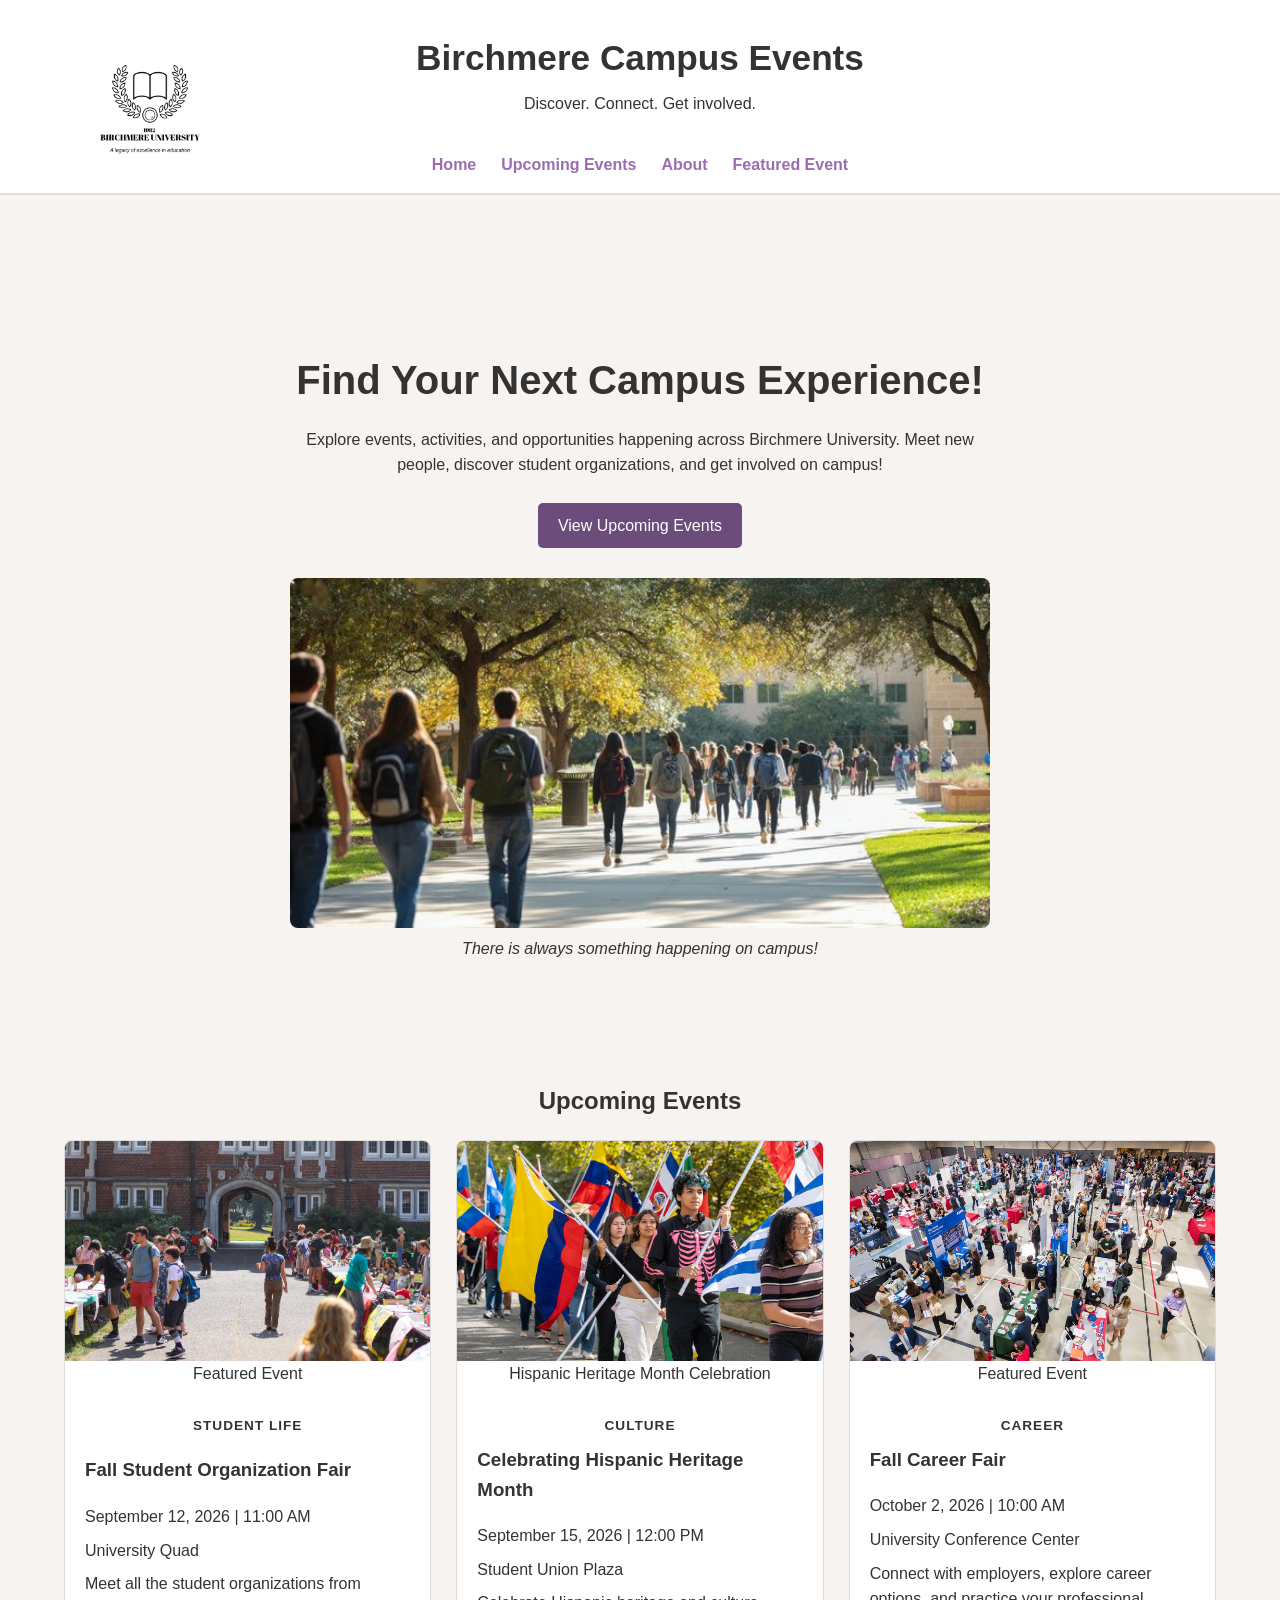
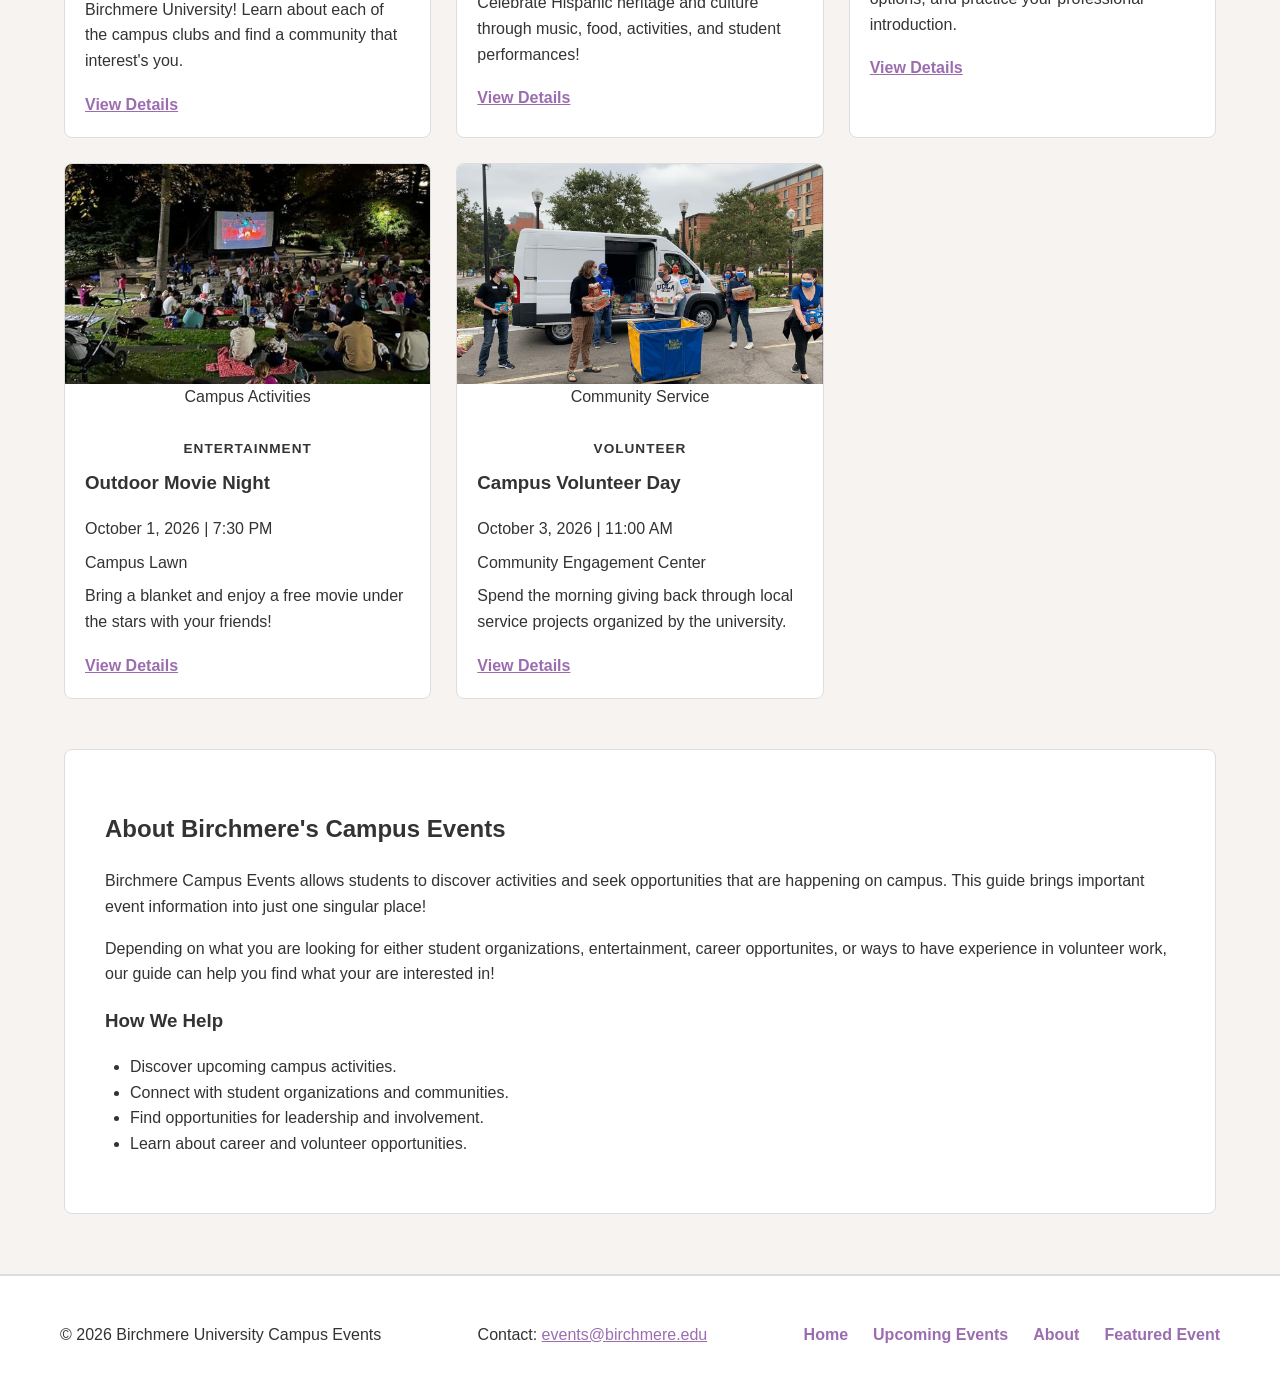
<file: index.html>
<!DOCTYPE html>
<html lang="en">

<!--
  Name: Keile Cruz-Maldonado
  Date: Sept 12th, 2026
  CSC 372-01

  This is the index.html page for assignment 2 where it has a shared site-header and navigation with
  the event.html. Their is also a hero section that gives back ground information about the site itself, 
  then 5 upcoming event cards that contains information within them, and lastly an about section that goes 
  more into detail about the purpose of the website itself. Also their is a footer that is shared 
  between the index.html and event.html where it contains a copyright, email, and two useful navigation links.

-->

<head>
    <meta charset="UTF-8">
    <meta name="viewport" content="width=device-width, initial-scale=1.0">
    <title>Birchmere University Campus Events</title>

    <link rel="stylesheet" href="css/style.css">

</head>

<body>

    <header>
        <div class="site-header">

            <img src="images/logo-uni.png" alt="Birchmere University Logo">

            <div class="header-text">

                <h1>Birchmere Campus Events</h1>
                <p>Discover. Connect. Get involved.</p>

            </div>

        </div>

        <nav>

            <!-- Navigation Links -->
            <ul>
                <li><a href="index.html">Home</a></li>
                <li><a href="#upcoming-events">Upcoming Events</a></li>
                <li><a href="#about">About</a></li>
                <li><a href="event.html">Featured Event</a></li>

            </ul>
        </nav>

    </header>

    <main>

        <!-- Hero Section -->
        <section class="hero">

            <div class="hero-content">

                <h2>Find Your Next Campus Experience!</h2>

                <p>
                    Explore events, activities, and opportunities happening across Birchmere University.
                    Meet new people, discover student organizations, and get involved on campus!
                </p>

                <a class="button" href="event.html"> View Upcoming Events
                </a>

            </div>

            <figure class="hero-image">

                <img src="images/campus-index.jpg" alt="Students walking around Birchmere Campus">

                <figcaption>
                    There is always something happening on campus!
                </figcaption>

            </figure>

        </section>

        <!-- Upcoming events display -->

        <section id="upcoming-events" class="events-section">

            <h2>Upcoming Events</h2>

            <div class="events-grid">

                <!-- Event Card 1 -->


                <article class="event-card-featured">

                    <figure>

                        <img src="images/event-1.jpg" alt="Students interacting with student organizations.">
                        <figcaption> Featured Event</figcaption>

                    </figure>

                    <div class="event-card-content">

                        <p class="category">Student Life</p>

                        <h3>Fall Student Organization Fair</h3>

                        <p> <time datetime="2026-09-12T11:00"> September 12, 2026 | 11:00 AM </time> </p>

                        <p> University Quad </p>

                        <p>
                            Meet all the student organizations from Birchmere University! Learn about each of the campus
                            clubs and find a community that interest's you.
                        </p>

                        <a href="event.html"> View Details</a>
                    </div>

                </article>

                <!-- Event Card 2 -->

                <article class="event-card">

                    <figure>

                        <img src="images/event-2.jpg" alt="Students celebrating Hispanic Heritage Month">

                        <figcaption>Hispanic Heritage Month Celebration</figcaption>

                    </figure>

                    <div class="event-card-content">

                        <p class="category">Culture</p>

                        <h3>Celebrating Hispanic Heritage Month</h3>

                        <p> <time datetime="2026-09-15T12:00"> September 15, 2026 | 12:00 PM </time> </p>

                        <p>Student Union Plaza</p>

                        <p> Celebrate Hispanic heritage and culture through music, food, activities, and student
                            performances!
                        </p>

                        <a href="event.html">View Details</a>

                    </div>

                </article>

                <!-- Event Card 3 -->

                <article class="event-card">

                    <figure>

                        <img src="images/event-3.jpg" alt="Students speaking with employers at a career fair.">
                        <figcaption>Featured Event</figcaption>

                    </figure>

                    <div class="event-card-content">

                        <p class="category">Career</p>

                        <h3>Fall Career Fair</h3>

                        <p> <time datetime="2026-10-02T10:00"> October 2, 2026 | 10:00 AM </time> </p>

                        <p>University Conference Center</p>

                        <p> Connect with employers, explore career options, and practice your professional introduction.
                        </p>

                        <a href="event.html">View Details</a>

                    </div>

                </article>

                <!-- Event Card 4 -->

                <article class="event-card">
                    <figure>

                        <img src="images/event-4.jpg"
                            alt="Outdoor Movie screening with students sitting outside in the lawn.">
                        <figcaption>Campus Activities</figcaption>

                    </figure>

                    <div class="event-card-content">

                        <p class="category">Entertainment</p>

                        <h3>Outdoor Movie Night</h3>

                        <p> <time datetime="2026-10-01T19:30"> October 1, 2026 | 7:30 PM </time></p>

                        <p>Campus Lawn</p>

                        <p> Bring a blanket and enjoy a free movie under the stars with your friends! </p>

                        <a href="event.html">View Details</a>
                    </div>

                </article>

                <!-- Event Card 5 -->

                <article class="event-card">

                    <figure>

                        <img src="images/event-5.jpg" alt="Students working together for a volunteer project">

                        <figcaption>Community Service</figcaption>

                    </figure>

                    <div class="event-card-content">

                        <p class="category">Volunteer</p>

                        <h3>Campus Volunteer Day</h3>

                        <p> <time datetime="2026-10-03T11:00"> October 3, 2026 | 11:00 AM </time> </p>

                        <p>Community Engagement Center</p>

                        <p>
                            Spend the morning giving back through local service
                            projects organized by the university.
                        </p>

                        <a href="event.html">View Details</a>

                    </div>

                </article>

            </div>

        </section>

        <!-- About Section (Information)-->

        <section id="about" class="about-section">

            <h2>About Birchmere's Campus Events</h2>

            <p>
                Birchmere Campus Events allows students to discover activities and seek opportunities that are
                happening on campus. This guide brings important event information into just one singular place!
            </p>

            <p>
                Depending on what you are looking for either student organizations, entertainment, career opportunites,
                or ways to have experience in volunteer work, our guide can help you find what your are interested in!
            </p>

            <h3>How We Help</h3>

            <ul>
                <li>Discover upcoming campus activities.</li>
                <li>Connect with student organizations and communities.</li>
                <li>Find opportunities for leadership and involvement.</li>
                <li>Learn about career and volunteer opportunities.</li>
            </ul>

        </section>

    </main>

    <!-- Footer Section -->

    <footer>
        <div class="footer-content">

            <p>
                &copy; 2026 Birchmere University Campus Events
            </p>

            <p>
                Contact:
                <a href="mailto:events@birchmere.edu"> events@birchmere.edu </a>
            </p>

            <nav>

                <ul>

                    <li><a href="index.html">Home</a></li>
                    <li><a href="#upcoming-events">Upcoming Events</a></li>
                    <li><a href="#about">About</a></li>
                    <li><a href="event.html">Featured Event</a></li>
                    
                </ul>

            </nav>
        </div>

    </footer>

</body>

</html>
</file>
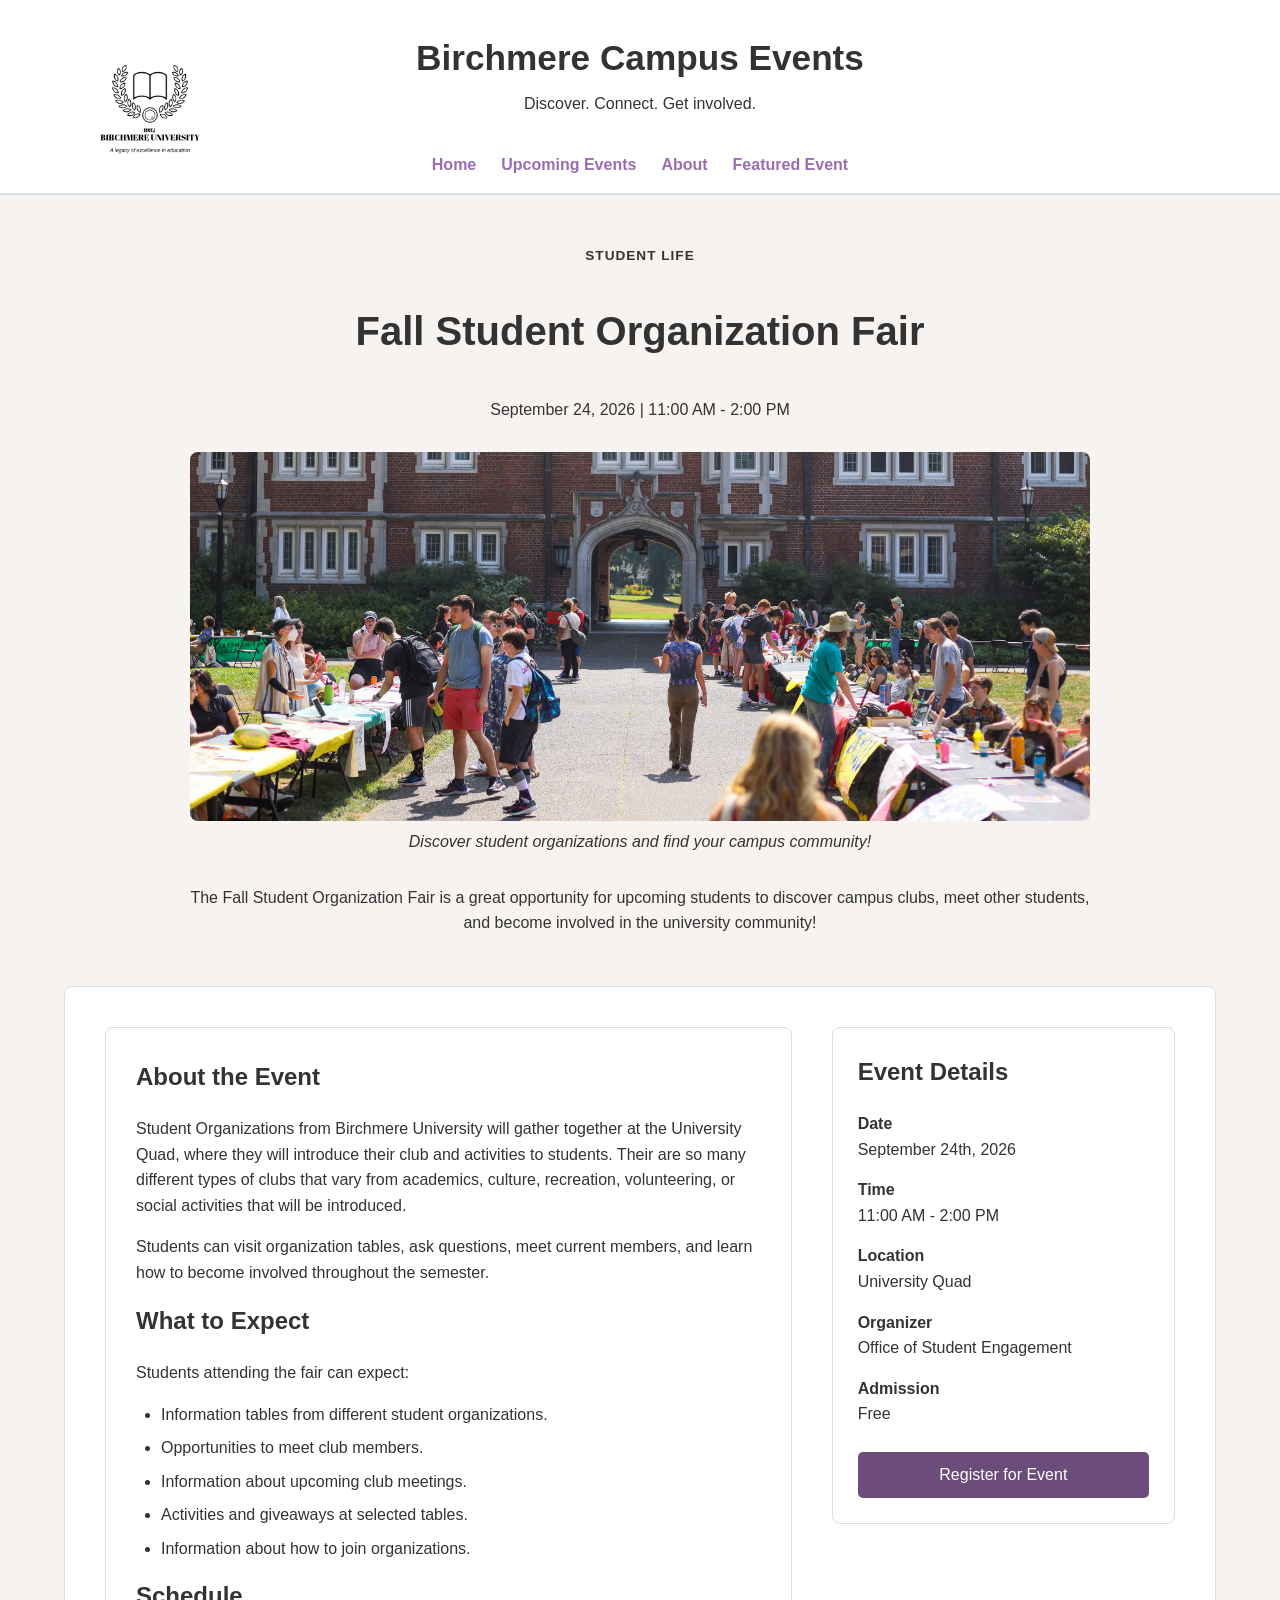
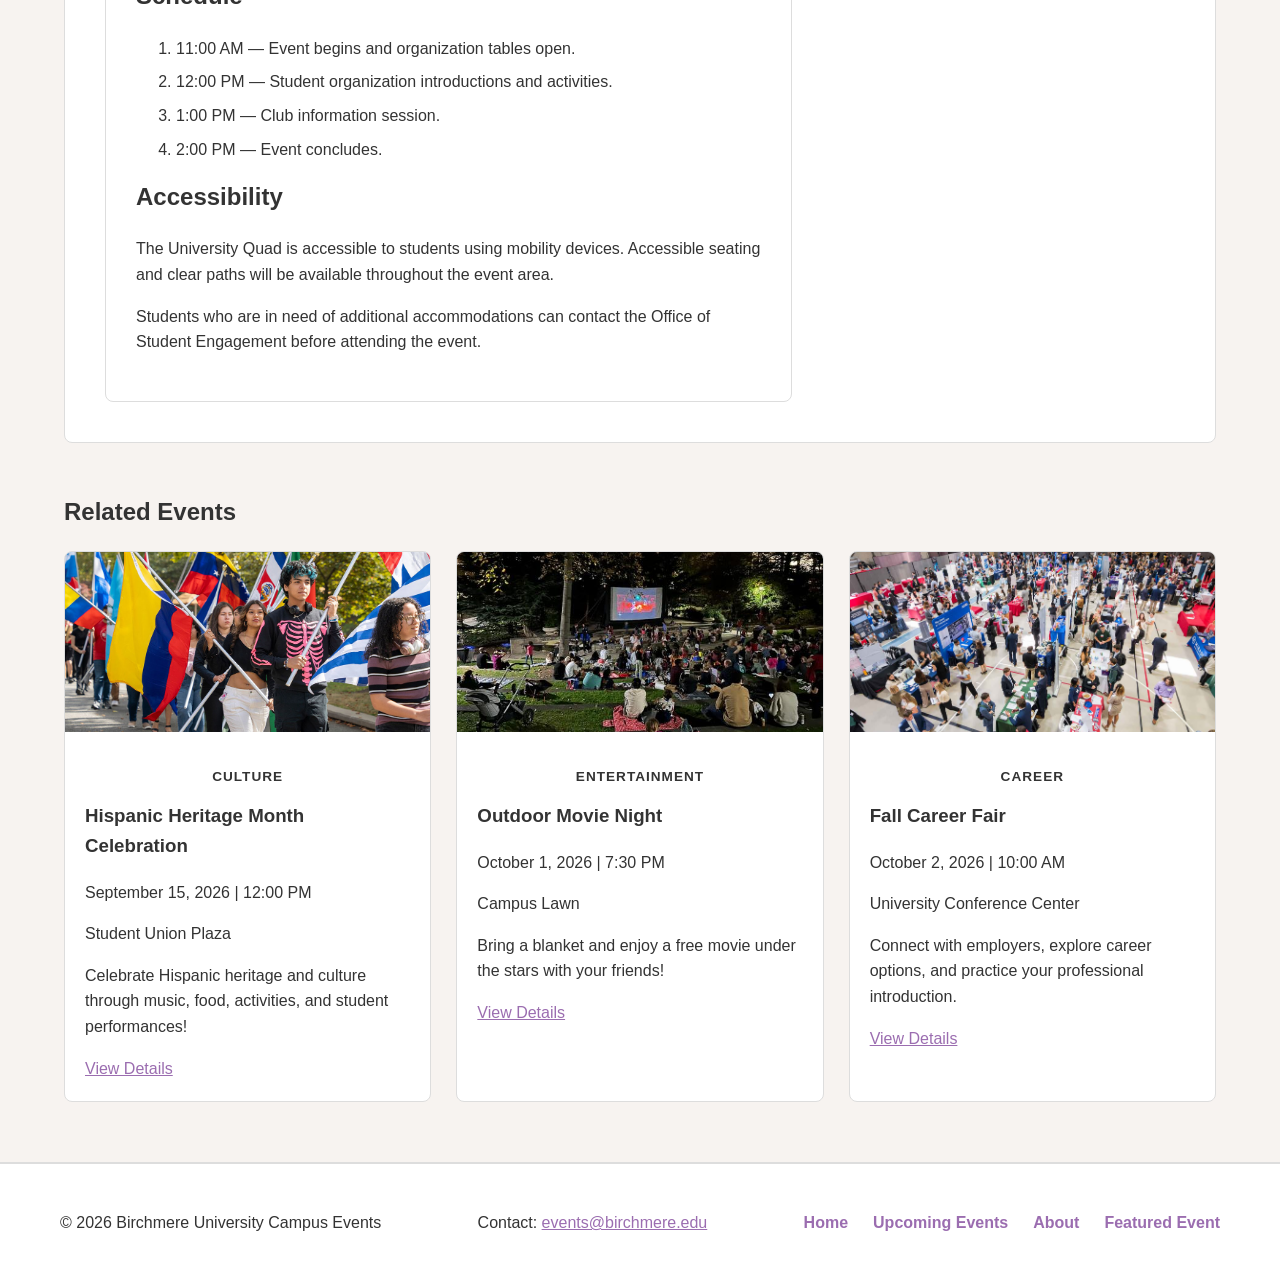
<file: event.html>
<!DOCTYPE html>
<html lang="en">

<!--
  Name: Keile Cruz-Maldonado
  Date: Sept 12th, 2026
  CSC 372-01

  This is the event.html page for assignment 2 where it contains a shared header and navigation link with
  the index.html. The page opens up with an event introduction that has the event name, image, category, date/time,
  and description. Then a main column and side bar are given about the specific event to which has 
  detailed information and a button to register for the event itself. 3 Related events are also on display
  and the shared footer between the index.html and event.html is included.

-->

<head>
    <meta charset="UTF-8">
    <meta name="viewport" content="width=device-width, initial-scale=1.0">
    <title>Fall Studen Organization : Birchmere University</title>

    <link rel="stylesheet" href="css/style.css">

</head>

<body>

    <!-- Site Header -->

    <header>
        <div class="site-header">

            <img src="images/logo-uni.png" alt="Birchmere University Logo">

            <h1>Birchmere Campus Events</h1>
            <p>Discover. Connect. Get involved.</p>


            <!-- Navigation Links -->

        </div>

        <nav>

            <ul>
                <li><a href="index.html">Home</a></li>
                <li><a href="#upcoming-events">Upcoming Events</a></li>
                <li><a href="#about">About</a></li>
                <li><a href="event.html">Featured Event</a></li>

            </ul>

        </nav>

    </header>

    <main>

        <!-- Event Introduction -->

        <section class="event-intro">

            <p class="category"> Student Life</p>

            <h2>Fall Student Organization Fair</h2>

            <p> <time datetime="2026-09-24T11:00"> September 24, 2026 | 11:00 AM - 2:00 PM </time> </p>

            <figure> <img src="images/event-1.jpg"
                    alt="Students interacting with student organizations at the fall organization fair.">

                <figcaption> Discover student organizations and find your campus community! </figcaption>

            </figure>

            <p>
                The Fall Student Organization Fair is a great opportunity for upcoming students to discover
                campus clubs, meet other students, and become involved in the university community!
            </p>


        </section>


        <!-- Event Contend and Sidebar -->
        <section id="about" class="event-layout">

            <!-- Main Event information -->

            <div class="event-main-content">

                <section>

                    <h2>About the Event</h2>

                    <p>
                        Student Organizations from Birchmere University will gather together at the University Quad,
                        where they will introduce their club and activities to students. Their are so many different
                        types
                        of clubs that vary from academics, culture, recreation, volunteering, or social activities
                        that will be introduced.
                    </p>

                    <p>
                        Students can visit organization tables, ask questions, meet current members, and learn how to
                        become involved throughout the semester.
                    </p>

                </section>

                <!-- Attendee Expections -->

                <section>

                    <h2>What to Expect</h2>

                    <p>
                        Students attending the fair can expect:
                    </p>

                    <ul>
                        <li>Information tables from different student organizations.</li>
                        <li>Opportunities to meet club members.</li>
                        <li>Information about upcoming club meetings.</li>
                        <li>Activities and giveaways at selected tables.</li>
                        <li>Information about how to join organizations.</li>
                    </ul>

                </section>

                <!-- Event Schedule -->

                <section>

                    <h2>Schedule</h2>

                    <ol>

                        <li>
                            <time datetime="2026-09-24T11:00">11:00 AM</time> — Event begins and organization tables
                            open.
                        </li>

                        <li>
                            <time datetime="2026-09-24T12:00">12:00 PM</time> — Student organization introductions and
                            activities.
                        </li>

                        <li>
                            <time datetime="2026-09-24T13:00">1:00 PM</time> — Club information session.
                        </li>

                        <li>
                            <time datetime="2026-09-24T14:00">2:00 PM</time> — Event concludes.
                        </li>

                    </ol>

                </section>

                <!-- Accessibility Information -->

                <section>

                    <h2>Accessibility</h2>

                    <p>

                        The University Quad is accessible to students using mobility devices. Accessible seating and
                        clear paths will be available throughout the event area.

                    </p>

                    <p>

                        Students who are in need of additional accommodations can
                        contact the Office of Student Engagement before attending the event.

                    </p>

                </section>

            </div>

            <!-- Event Sidebar -->

            <aside class="event-sidebar">

                <h2>Event Details</h2>

                <dl>
                    <dt>Date</dt>

                    <dd>

                        <time datetime="2026-09-24"> September 24th, 2026</time>

                    </dd>

                    <dt>Time</dt>

                    <dd>

                        <time datetime="2026-09-12T11:00"> 11:00 AM - 2:00 PM </time>

                    </dd>

                    <dt>Location</dt>

                    <dd>University Quad</dd>

                    <dt>Organizer</dt>

                    <dd>Office of Student Engagement</dd>

                    <dt>Admission</dt>

                    <dd>Free</dd>

                </dl>

                <a class="button" href="#register"> Register for Event </a>

            </aside>

        </section>
 
        <!-- Related Events -->

        <section id="upcoming-events" class="related-events">

            <h2>Related Events</h2>

            <div class="related-event-lists">

                <!-- event 1 -->
                <article class="related-event-card">

                    <figure>

                        <img src="images/event-2.jpg" alt="Students Celebrating Hispanic Heritage Month.">

                    </figure>

                    <div>
                        <p class="category">Culture</p>

                        <h3>Hispanic Heritage Month Celebration</h3>

                        <p>

                            <time datetime="2026-09-15T12:00"> September 15, 2026 | 12:00 PM </time>

                        </p>

                        <p>Student Union Plaza</p>

                        <p> 
                            Celebrate Hispanic heritage and culture through music, food, activities, and student performances!
                        </p>

                        <a href="event.html">View Details</a>

                    </div>

                </article>

                <!-- event 2 -->

                <article class="related-event-card">

                    <figure>

                        <img src="images/event-4.jpg"
                            alt="Outdoor Movie screening with stuednts sitting outside in the lawn.">

                    </figure>

                    <div>

                        <p class="category">Entertainment</p>

                        <h3>Outdoor Movie Night</h3>

                        <p> <time datetime="2026-10-01T19:30"> October 1, 2026 | 7:30 PM </time></p>

                        <p>Campus Lawn</p>

                        <p> Bring a blanket and enjoy a free movie under the stars with your friends! </p>

                        <a href="event.html">View Details</a>

                    </div>

                </article>

                <!-- event 3 -->

                <article class="related-event-card">

                    <figure>

                        <img src="images/event-3.jpg" alt="Students speaking with employers at a career fair.">

                    </figure>

                    <div>

                        <p class="category">Career</p>

                        <h3>Fall Career Fair</h3>

                        <p> <time datetime="2026-10-02T10:00"> October 2, 2026 | 10:00 AM </time> </p>

                        <p>University Conference Center</p>

                        <p> Connect with employers, explore career options, and practice your professional
                            introduction. </p>

                        <a href="event.html">View Details</a>

                    </div>

                </article>

            </div>

        </section>

    </main>

    <!-- Footer Section -->

    <footer>

        <div class="footer-content">

            <p>
                &copy; 2026 Birchmere University Campus Events
            </p>

            <p>
                Contact:
                <a href="mailto:events@birchmere.edu"> events@birchmere.edu </a>
            </p>

            <nav>

                <ul>

                    <li><a href="index.html">Home</a></li>
                    <li><a href="#upcoming-events">Upcoming Events</a></li>
                    <li><a href="#about">About</a></li>
                    <li><a href="event.html">Featured Event</a></li>

                </ul>

            </nav>
        </div>

    </footer>

</body>

</html>
</file>
<file: css/style.css>
/* general style for the website layout */

* {
    box-sizing: border-box;
}

body {
    margin: 0;
    font-family: Arial, sans-serif;
    line-height: 1.6;
    background-color: #f7f3f0;
    color: #333;
}

img {
    max-width: 100%;
    display: block;
}

a {
    color: #6b4c7a;
}

a {
    color: #9b6db0;
}

/* header section */

header {
    background-color: #ffffff;
    border-bottom: 2px solid #ddd;
}

.site-header {
    max-width: 1200px;
    margin: 0 auto;
    padding: 30px 20px 20px;
    position: relative;
    text-align: center;
}

.site-header h1 {
    margin: 0;
    font-size: 2.2rem;
}

.site-header p {
    margin: 5px 0 0;
}

/* Header text */

.header-text {
    width: 350px;
    flex-shrink: 0;
}

nav ul {
    list-style: none;
    margin: 0;
    padding: 15px 20px;
    display: flex;
    justify-content: center;
    align-items: center;
    gap: 25px;
    flex-wrap: wrap;
}

nav a {
    text-decoration: none;
    font-weight: bold;
}

.header-text {
    width: 100%;
    text-align: center;
}

.site-header h1 {
    margin: 0;
    font-size: 2.2rem;
    white-space: nowrap;
}

.site-header p {
    margin: 5px 0 0;
}

/* Uni-logo design */

.site-header img {
    width: 160px;
    height: 160px;
    object-fit: contain;

    position: absolute;
    left: 30px;
    top: 30px;
}

/* main section */

main {
    width: 90%;
    max-width: 1200px;
    margin: 0 auto;
}

section {
    margin: 50px 0;
}

/* hero section */


.hero {
    padding: 70px 20px;
    text-align: center;
}

.hero-content {
    text-align: center;
}

.hero h2 {
    font-size: 2.5rem;
    margin-bottom: 15px;
}

.hero p {
    max-width: 700px;
    margin: 0 auto 25px;
}

.hero-image {
    margin: 30px auto 0;
    text-align: center;
}

.hero-image img {
    width: 100%;
    max-width: 700px;
    height: 350px;
    object-fit: cover;
    border-radius: 8px;
    margin: 0 auto;
}

.hero-image figcaption {
    margin-top: 8px;
    text-align: center;
    font-style: italic;
}

.button {
    display: inline-block;
    padding: 10px 20px;
    background-color: #6b4c7a;
    color: white;
    text-decoration: none;
    border-radius: 5px;
}

.button:hover {
    background-color: #9b6db0;
}

/* Upcoming events section */

.events-grid {
    display: grid;
    grid-template-columns: repeat(3, 1fr);
    gap: 25px;
}

.event-card,
.event-card-featured {
    background-color: white;
    border: 1px solid #ddd;
    border-radius: 8px;
    overflow: hidden;
}

.event-card figcaption,
.event-card-featured figcaption {
    text-align: center;
}

.event-card figure,
.event-card-featured figure {
    margin: 0;
}

.event-card img,
.event-card-featured img {
    width: 100%;
    height: 220px;
    object-fit: cover;
}

.event-card-content {
    padding: 20px;
}

.event-card h3 {
    margin-top: 5px;
}

.events-section h2{
    text-align: center;
}

.event-card-content p {
    margin: 8px 0;
}

.event-card-content a {
    display: inline-block;
    margin-top: 10px;
    font-weight: bold;
}

.category {
    font-weight: bold;
    text-transform: uppercase;
    font-size: 0.85rem;
    letter-spacing: 1px;
    text-align: center;
}

/* about section */

#about {
    background-color: white;
    padding: 40px;
    border: 1px solid #ddd;
    border-radius: 8px;
}

#about ul {
    padding-left: 25px;
}

/* event introduction section */

.event-intro {
    text-align: center;
    max-width: 900px;
    margin: 50px auto;
}

.event-intro h2 {
    font-size: 2.5rem;
}

.event-intro figure {
    margin: 30px auto;
}

.event-intro img {
    width: 100%;
    max-height: 500px;
    object-fit: cover;
    border-radius: 8px;
}

.event-intro figcaption {
    margin-top: 8px;
    font-style: italic;
}

/* event main and sidebar section */

.event-layout {
    display: grid;
    grid-template-columns: 2fr 1fr;
    gap: 40px;
    align-items: start;
}

.event-main-content {
    background-color: white;
    padding: 30px;
    border: 1px solid #ddd;
    border-radius: 8px;
}

.event-main-content section {
    margin: 0 0 35px;
}

.event-main-content section {
    margin-bottom: 0;
}

.event-main-content h2 {
    margin-top: 0;
}

.event-main-content li {
    margin-bottom: 8px;
}

.event-sidebar {
    background-color: white;
    padding: 25px;
    border: 1px solid #ddd;
    border-radius: 8px;
}

.event-sidebar h2 {
    margin-top: 0;
}

.event-sidebar dl {
    margin-bottom: 25px;
}

.event-sidebar dt {
    font-weight: bold;
    margin-top: 15px;
}

.event-sidebar dd {
    margin-left: 0;
}

.event-sidebar .button {
    width: 100%;
    text-align: center;
}

/* related events section */

.related-event-lists {
    display: flex;
    flex-direction: row;
    flex-wrap: wrap;
    gap: 25px;
}

.related-event-card {
    flex: 1 1 250px;
    background-color: white;
    border: 1px solid #ddd;
    border-radius: 8px;
    overflow: hidden;
}

.related-event-card figure {
    margin: 0;
}

.related-event-card img {
    width: 100%;
    height: 180px;
    object-fit: cover;
}

.related-event-card div {
    padding: 20px;
}

.related-event-card h3 {
    margin-top: 5px;
}

/* footer section */

footer {
    margin-top: 60px;
    background-color: #ffffff;
    border-top: 2px solid #ddd;
}

.footer-content {
    max-width: 1200px;
    margin: 0 auto;
    padding: 30px 20px;
    display: flex;
    justify-content: space-between;
    align-items: center;
    gap: 25px;
    flex-wrap: wrap;
}

.footer-content nav ul {
    padding: 0;
}

/* responsive design section */

@media (max-width: 900px) {

    .events-grid {
        grid-template-columns: repeat(2, 1fr);
    }

    .event-card.featured {
        grid-column: span 2;
    }

    .event-layout {
        grid-template-columns: 1fr;
    }

    .event-sidebar {
        order: 2;
    }

    .footer-content {
        justify-content: center;
        text-align: center;
    }

}

@media (max-width: 600px) {

    .site-header h1 {
        font-size: 1.8rem;
    }

    nav ul {
        flex-direction: column;
        gap: 10px;
    }

    .hero {
        padding: 40px 10px;
    }

    .hero h2 {
        font-size: 2rem;
    }

    .events-grid {
        grid-template-columns: 1fr;
    }

    .event-card.featured {
        grid-column: span 1;
    }

    .event-main-content {
        padding: 20px;
    }

    .event-intro h2 {
        font-size: 2rem;
    }

    .footer-content {
        flex-direction: column;
    }

}
</file>
